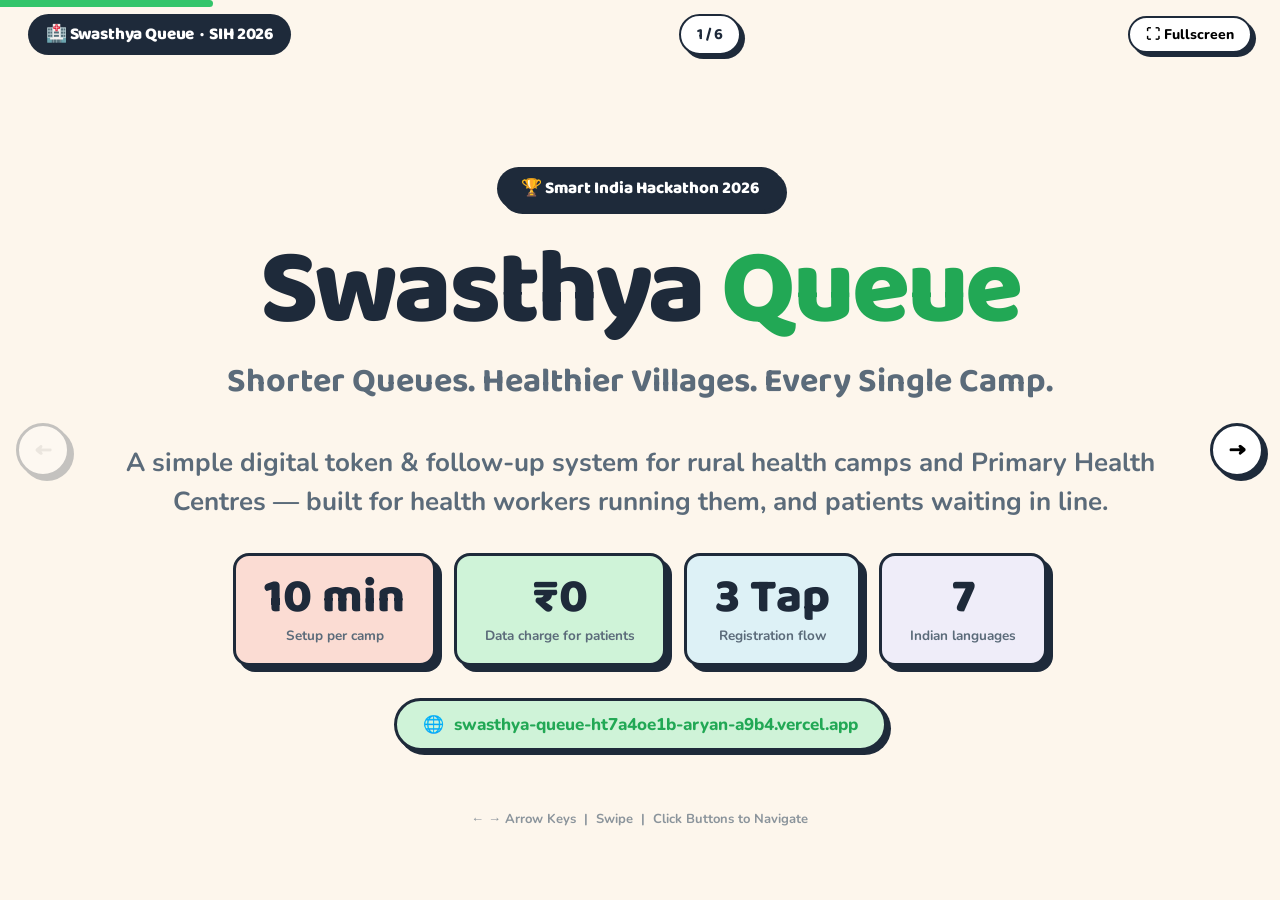
<file: presentation.html>
<!DOCTYPE html>
<html lang="en">
<head>
<meta charset="UTF-8">
<meta name="viewport" content="width=device-width, initial-scale=1.0">
<title>Swasthya Queue — SIH 2026 Presentation</title>
<link rel="preconnect" href="https://fonts.googleapis.com">
<link href="https://fonts.googleapis.com/css2?family=Baloo+2:wght@500;600;700;800&family=Nunito:wght@400;600;700;800&display=swap" rel="stylesheet">
<style>
  :root {
    --bg: #FDF6EC;
    --ink: #1E2A3A;
    --green: #33C56B;
    --green-dark: #22A855;
    --green-pale: #CFF3D8;
    --coral: #F4A896;
    --coral-pale: #FBDCD3;
    --sky: #A6D9E8;
    --sky-pale: #DDF1F6;
    --yellow: #FFD666;
    --yellow-pale: #FFF3CC;
    --lavender: #D8D3F7;
    --lavender-pale: #EFEDF9;
    --card: #FFFFFF;
    --muted: #5B6B7A;
    --shadow: 6px 6px 0 var(--ink);
    --shadow-sm: 4px 4px 0 var(--ink);
    --radius: 24px;
    --radius-sm: 16px;
  }
  *, *::before, *::after { box-sizing: border-box; margin: 0; padding: 0; }
  html, body {
    width: 100%; height: 100%;
    overflow: hidden;
    background: var(--bg);
    font-family: 'Nunito', sans-serif;
    color: var(--ink);
  }
  #progress-bar {
    position: fixed; top: 0; left: 0; height: 7px;
    background: var(--green); z-index: 1000;
    transition: width 0.5s cubic-bezier(.22,1,.36,1);
    border-radius: 0 4px 4px 0;
  }
  #topbar {
    position: fixed; top: 0; left: 0; right: 0;
    display: flex; align-items: center; justify-content: space-between;
    padding: 14px 28px 0;
    z-index: 900; pointer-events: none;
  }
  #topbar-brand {
    font-family: 'Baloo 2', sans-serif; font-weight: 800; font-size: 17px;
    background: var(--ink); color: #fff;
    border-radius: 100px; padding: 7px 18px;
    letter-spacing: -0.01em; pointer-events: auto;
  }
  #slide-counter {
    font-family: 'Baloo 2', sans-serif; font-weight: 700; font-size: 16px;
    background: var(--card); border: 2.5px solid var(--ink);
    border-radius: 100px; padding: 6px 16px;
    box-shadow: var(--shadow-sm); pointer-events: auto;
  }
  #fullscreen-btn {
    background: var(--card); border: 2.5px solid var(--ink);
    border-radius: 100px; padding: 7px 16px;
    font-family: 'Nunito', sans-serif; font-weight: 800; font-size: 14px;
    cursor: pointer; box-shadow: var(--shadow-sm);
    transition: transform .12s ease, box-shadow .12s ease;
    pointer-events: auto;
  }
  #fullscreen-btn:hover { transform: translate(2px,2px); box-shadow: 1px 1px 0 var(--ink); }
  #key-hint {
    position: fixed; bottom: 72px; left: 50%; transform: translateX(-50%);
    font-size: 13px; font-weight: 700; color: var(--muted); opacity: 0.7;
    z-index: 900; pointer-events: none; white-space: nowrap;
  }
  #nav-prev, #nav-next {
    position: fixed; top: 50%; transform: translateY(-50%);
    z-index: 900; width: 54px; height: 54px; border-radius: 50%;
    background: var(--card); border: 3px solid var(--ink);
    box-shadow: var(--shadow-sm); cursor: pointer;
    display: flex; align-items: center; justify-content: center;
    font-family: 'Baloo 2', sans-serif; font-size: 24px; font-weight: 700;
    transition: transform .12s ease, box-shadow .12s ease;
    user-select: none;
  }
  #nav-prev { left: 16px; }
  #nav-next { right: 16px; }
  #nav-prev:hover, #nav-next:hover { transform: translateY(-50%) translate(2px, 2px); box-shadow: 2px 2px 0 var(--ink); }
  #nav-prev:disabled, #nav-next:disabled { opacity: 0.25; cursor: not-allowed; }
  #slideshow { width: 100%; height: 100%; position: relative; }
  .slide {
    position: absolute; inset: 0;
    display: flex; flex-direction: column;
    align-items: center; justify-content: center;
    padding: 82px 76px 64px;
    opacity: 0; pointer-events: none;
    transform: translateX(48px);
    transition: opacity 0.42s cubic-bezier(.22,1,.36,1), transform 0.42s cubic-bezier(.22,1,.36,1);
    overflow-y: auto;
  }
  .slide.active { opacity: 1; pointer-events: auto; transform: translateX(0); }
  .slide.exit-left { opacity: 0; transform: translateX(-48px); }

  /* Typography */
  .display { font-family: 'Baloo 2', sans-serif; font-weight: 800; line-height: 1.05; letter-spacing: -0.02em; }
  .lede { font-size: clamp(18px, 2.2vw, 26px); font-weight: 700; color: var(--muted); line-height: 1.5; }
  .section-badge {
    display: inline-flex; align-items: center; gap: 8px;
    border: 3px solid var(--ink); border-radius: 100px; padding: 8px 20px;
    font-family: 'Baloo 2', sans-serif; font-weight: 800; font-size: 16px;
    margin-bottom: 20px; box-shadow: var(--shadow-sm);
  }
  .dot { width: 10px; height: 10px; border-radius: 50%; background: var(--green-dark); flex-shrink: 0; }
  .clay { background: var(--card); border: 3px solid var(--ink); border-radius: var(--radius); box-shadow: var(--shadow); }

  /* Slide 1 */
  #slide-1 { background: var(--bg); text-align: center; }
  #slide-1 .hero-badge {
    display: inline-flex; align-items: center; gap: 10px;
    background: var(--ink); color: #fff; border-radius: 100px; padding: 8px 24px;
    font-family: 'Baloo 2', sans-serif; font-weight: 800; font-size: 17px;
    margin-bottom: 28px; box-shadow: var(--shadow-sm);
  }
  #slide-1 .main-title {
    font-family: 'Baloo 2', sans-serif; font-weight: 800;
    font-size: clamp(60px, 8.5vw, 106px);
    line-height: 1; letter-spacing: -0.03em; color: var(--ink); margin-bottom: 10px;
  }
  #slide-1 .accent { color: var(--green-dark); }
  #slide-1 .subtitle {
    font-family: 'Baloo 2', sans-serif; font-weight: 700;
    font-size: clamp(20px, 2.8vw, 34px); color: var(--muted); margin-bottom: 34px;
  }
  .stats-row { display: flex; gap: 18px; justify-content: center; flex-wrap: wrap; margin-bottom: 32px; }
  .stat-card {
    background: var(--card); border: 3px solid var(--ink); border-radius: var(--radius-sm);
    box-shadow: var(--shadow); padding: 18px 28px; text-align: center; min-width: 148px;
  }
  .stat-card .num { font-family: 'Baloo 2', sans-serif; font-weight: 800; font-size: clamp(30px, 3.8vw, 48px); line-height: 1; display: block; }
  .stat-card .label { font-size: 13.5px; font-weight: 700; color: var(--muted); display: block; margin-top: 4px; }
  .url-chip {
    display: inline-flex; align-items: center; gap: 10px;
    background: var(--green-pale); border: 3px solid var(--ink); border-radius: 100px;
    padding: 12px 26px; font-weight: 800; font-size: 17px; box-shadow: var(--shadow-sm);
    color: var(--green-dark); text-decoration: none;
  }

  /* Slide 2 */
  #slide-2 { background: var(--bg); align-items: flex-start; }
  .problem-grid { display: grid; grid-template-columns: 1fr 1fr; gap: 16px; width: 100%; margin-top: 24px; }
  .prob-card { display: flex; gap: 14px; align-items: flex-start; padding: 18px 20px; }
  .prob-icon { font-size: 30px; flex-shrink: 0; line-height: 1; }
  .prob-card h3 { font-family: 'Baloo 2', sans-serif; font-weight: 800; font-size: 19px; line-height: 1.2; margin-bottom: 5px; }
  .prob-card p { font-size: 14.5px; font-weight: 600; color: var(--muted); line-height: 1.5; }
  .prob-highlight {
    width: 100%; margin-top: 18px; padding: 18px 26px;
    background: var(--ink); border: 3px solid var(--ink); border-radius: var(--radius-sm);
    box-shadow: var(--shadow); color: #fff;
    font-family: 'Baloo 2', sans-serif; font-weight: 800; font-size: 20px;
    text-align: center; line-height: 1.4;
  }

  /* Slide 3 */
  #slide-3 { background: var(--yellow-pale); align-items: flex-start; }
  .rules-grid { display: grid; grid-template-columns: 1fr 1fr; gap: 16px; width: 100%; margin-top: 20px; }
  .rule-section { padding: 20px 22px; border-radius: var(--radius-sm) !important; }
  .rule-badge {
    display: inline-block; font-family: 'Baloo 2', sans-serif; font-weight: 800; font-size: 12.5px;
    padding: 4px 13px; border-radius: 100px; border: 2px solid var(--ink); margin-bottom: 12px;
  }
  .rule-section h3 { font-family: 'Baloo 2', sans-serif; font-weight: 800; font-size: 19px; margin-bottom: 10px; }
  .rule-section ul { list-style: none; display: flex; flex-direction: column; gap: 8px; }
  .rule-section ul li { display: flex; gap: 8px; align-items: flex-start; font-size: 14.5px; font-weight: 700; line-height: 1.4; }
  .rule-section ul li::before { content: "→"; font-weight: 900; flex-shrink: 0; color: var(--green-dark); }
  .rules-note {
    margin-top: 16px; padding: 14px 22px;
    background: var(--ink); border-radius: var(--radius-sm); color: #fff;
    font-family: 'Baloo 2', sans-serif; font-weight: 800; font-size: 16px;
    text-align: center; border: 3px solid var(--ink); box-shadow: var(--shadow);
  }

  /* Slide 4 */
  #slide-4 { background: var(--bg); }
  .steps-big { display: grid; grid-template-columns: repeat(4, 1fr); gap: 16px; width: 100%; margin-top: 24px; }
  .step-big { padding: 24px 18px; display: flex; flex-direction: column; gap: 12px; border-radius: var(--radius-sm) !important; }
  .step-num { font-family: 'Baloo 2', sans-serif; font-weight: 800; font-size: 48px; line-height: 1; color: var(--coral); }
  .step-icon { font-size: 32px; }
  .step-big h3 { font-family: 'Baloo 2', sans-serif; font-weight: 800; font-size: 20px; line-height: 1.2; }
  .step-big p { font-size: 14px; font-weight: 600; color: var(--muted); line-height: 1.5; }
  .step-chip {
    display: inline-block; align-self: flex-start; font-size: 12.5px; font-weight: 800;
    padding: 5px 12px; border: 2.5px solid var(--ink); border-radius: 100px; margin-top: auto;
  }
  .features-row { display: flex; gap: 10px; flex-wrap: wrap; margin-top: 20px; width: 100%; }
  .feat-chip {
    display: flex; align-items: center; gap: 7px;
    background: var(--card); border: 2.5px solid var(--ink); border-radius: 100px;
    padding: 9px 16px; box-shadow: var(--shadow-sm); font-size: 14.5px; font-weight: 800;
  }

  /* Slide 5 */
  #slide-5 { background: var(--sky-pale); align-items: flex-start; }
  .proto-grid { display: grid; grid-template-columns: 1.1fr 0.9fr; gap: 20px; width: 100%; margin-top: 18px; }
  .feature-table { padding: 22px; }
  .table-head { font-family: 'Baloo 2', sans-serif; font-weight: 800; font-size: 19px; margin-bottom: 12px; }
  .table-row {
    display: flex; justify-content: space-between; align-items: center; gap: 10px;
    padding: 10px 0; border-bottom: 2.5px dashed var(--ink); font-size: 15px; font-weight: 700;
  }
  .table-row:last-child { border-bottom: none; }
  .status-chip {
    font-size: 12.5px; font-weight: 800; padding: 4px 11px;
    border-radius: 100px; border: 2px solid var(--ink);
    background: var(--green-pale); color: var(--green-dark); white-space: nowrap;
  }
  .url-big {
    display: flex; align-items: center; gap: 10px; margin-top: 16px;
    padding: 16px 22px; background: var(--ink); border: 3px solid var(--ink);
    border-radius: var(--radius-sm); color: #fff;
    font-family: 'Baloo 2', sans-serif; font-weight: 800; font-size: 18px;
    text-decoration: none; width: 100%; box-shadow: var(--shadow);
  }
  .url-big span { color: var(--green); word-break: break-all; }
  .tech-box { padding: 20px 22px; border-radius: var(--radius-sm) !important; }
  .tech-box h3 { font-family: 'Baloo 2', sans-serif; font-weight: 800; font-size: 18px; margin-bottom: 12px; }
  .tech-item { display: flex; gap: 8px; font-size: 14.5px; font-weight: 700; margin-bottom: 8px; }
  .tech-label { font-weight: 800; min-width: 110px; }

  /* Slide 6 */
  #slide-6 { background: var(--bg); }
  .impact-grid { display: grid; grid-template-columns: repeat(4, 1fr); gap: 14px; width: 100%; margin-top: 20px; }
  .impact-card {
    padding: 20px 14px; text-align: center; display: flex; flex-direction: column;
    align-items: center; gap: 6px; border-radius: var(--radius-sm) !important;
  }
  .impact-card .emoji { font-size: 32px; }
  .impact-card .big-num { font-family: 'Baloo 2', sans-serif; font-weight: 800; font-size: clamp(24px,3.2vw,38px); line-height: 1; color: var(--green-dark); }
  .impact-card .desc { font-size: 13.5px; font-weight: 700; color: var(--muted); }
  .why-grid { display: grid; grid-template-columns: 1fr 1fr; gap: 12px; width: 100%; margin-top: 16px; }
  .why-item { display: flex; gap: 10px; align-items: flex-start; padding: 14px 16px; border-radius: var(--radius-sm) !important; }
  .why-item .check { font-size: 20px; flex-shrink: 0; }
  .why-item p { font-size: 15px; font-weight: 700; line-height: 1.4; }
  .cta-final {
    width: 100%; margin-top: 18px; padding: 18px 28px;
    background: var(--green); border: 3px solid var(--ink); border-radius: var(--radius-sm);
    box-shadow: var(--shadow); text-align: center; color: #fff;
    font-family: 'Baloo 2', sans-serif; font-weight: 800; font-size: 20px;
  }

  .slide::-webkit-scrollbar { width: 4px; }
  .slide::-webkit-scrollbar-thumb { background: var(--muted); border-radius: 2px; }

  @media (max-width: 900px) {
    .slide { padding: 76px 20px 62px; }
    .problem-grid, .rules-grid, .steps-big, .proto-grid, .why-grid, .impact-grid { grid-template-columns: 1fr; }
    .stats-row { gap: 10px; }
    .features-row { gap: 8px; }
  }
</style>
</head>
<body>

<div id="progress-bar"></div>

<div id="topbar">
  <div id="topbar-brand">🏥 Swasthya Queue &nbsp;·&nbsp; SIH 2026</div>
  <div id="slide-counter">1 / 6</div>
  <button id="fullscreen-btn" onclick="toggleFS()">⛶ Fullscreen</button>
</div>

<div id="key-hint">← → Arrow Keys &nbsp;|&nbsp; Swipe &nbsp;|&nbsp; Click Buttons to Navigate</div>

<button id="nav-prev" onclick="prevSlide()" disabled>←</button>
<button id="nav-next" onclick="nextSlide()">→</button>

<div id="slideshow">

  <!-- SLIDE 1: TITLE -->
  <div class="slide active" id="slide-1">
    <div class="hero-badge">🏆 Smart India Hackathon 2026</div>
    <div class="main-title">Swasthya <span class="accent">Queue</span></div>
    <div class="subtitle">Shorter Queues. Healthier Villages. Every Single Camp.</div>
    <p class="lede" style="text-align:center; max-width:80ch; margin: 0 auto 32px;">
      A simple digital token &amp; follow-up system for rural health camps and Primary Health Centres —
      built for health workers running them, and patients waiting in line.
    </p>
    <div class="stats-row">
      <div class="stat-card" style="background:var(--coral-pale);">
        <span class="num">10 min</span><span class="label">Setup per camp</span>
      </div>
      <div class="stat-card" style="background:var(--green-pale);">
        <span class="num">₹0</span><span class="label">Data charge for patients</span>
      </div>
      <div class="stat-card" style="background:var(--sky-pale);">
        <span class="num">3 Tap</span><span class="label">Registration flow</span>
      </div>
      <div class="stat-card" style="background:var(--lavender-pale);">
        <span class="num">7</span><span class="label">Indian languages</span>
      </div>
    </div>
    <a class="url-chip" href="https://swasthya-queue-ht7a4oe1b-aryan-a9b4.vercel.app" target="_blank">
      🌐 &nbsp;swasthya-queue-ht7a4oe1b-aryan-a9b4.vercel.app
    </a>
  </div>

  <!-- SLIDE 2: PROBLEM -->
  <div class="slide" id="slide-2">
    <div style="width:100%;">
      <div class="section-badge" style="background:var(--coral-pale);">
        <span class="dot" style="background:#D64545;"></span>
        The Problem We're Solving
      </div>
      <h2 class="display" style="font-size:clamp(36px,5vw,64px);">Rural Healthcare is <span style="color:#D64545;">Stuck in Lines.</span></h2>
      <div class="problem-grid">
        <div class="clay prob-card" style="background:var(--coral-pale);">
          <div class="prob-icon">⏳</div>
          <div>
            <h3>2–4 Hours in the Queue</h3>
            <p>Patients stand under the sun just to hold their place at rural health camps — before even seeing a doctor.</p>
          </div>
        </div>
        <div class="clay prob-card" style="background:var(--yellow-pale);">
          <div class="prob-icon">📋</div>
          <div>
            <h3>Paper Registers = Lost Follow-ups</h3>
            <p>ASHA workers track everything on paper. Missed vaccinations, skipped refills, no reminders sent.</p>
          </div>
        </div>
        <div class="clay prob-card" style="background:var(--sky-pale);">
          <div class="prob-icon">📵</div>
          <div>
            <h3>Apps Don't Work Here</h3>
            <p>Low-literacy patients can't navigate complex smartphone apps. Many use basic feature phones only.</p>
          </div>
        </div>
        <div class="clay prob-card" style="background:var(--lavender-pale);">
          <div class="prob-icon">🏥</div>
          <div>
            <h3>No Dashboard for Staff</h3>
            <p>Medical officers and ASHA workers have zero visibility into patient counts, follow-ups, or health trends.</p>
          </div>
        </div>
      </div>
      <div class="prob-highlight">
        📊 Over <strong>5 lakh rural health camps</strong> run in India annually — most still using <strong>paper queues &amp; manual registers</strong>
      </div>
    </div>
  </div>

  <!-- SLIDE 3: RULES & REGULATIONS -->
  <div class="slide" id="slide-3">
    <div style="width:100%;">
      <div class="section-badge" style="background:var(--yellow);">
        📜 &nbsp;IDEATHON — Rules &amp; Regulations
      </div>
      <h2 class="display" style="font-size:clamp(32px,4.2vw,54px);">Competition Guidelines</h2>
      <div class="rules-grid">
        <div class="clay rule-section" style="background:var(--coral-pale);">
          <span class="rule-badge" style="background:var(--coral);">Eligibility</span>
          <h3>Who Can Participate</h3>
          <ul>
            <li>Open to undergraduate students enrolled in recognized institutions</li>
            <li>Teams of 2–6 members (same or different colleges)</li>
            <li>At least one member from the organizing institution</li>
            <li>Faculty mentor must be assigned and present at evaluation</li>
            <li>Each participant can be part of only one team</li>
          </ul>
        </div>
        <div class="clay rule-section" style="background:var(--sky-pale);">
          <span class="rule-badge" style="background:var(--sky);">Submission Rules</span>
          <h3>What to Submit</h3>
          <ul>
            <li>Working prototype or proof of concept (mandatory)</li>
            <li>Project report (max 10 pages) — problem &amp; solution</li>
            <li>1–2 minute demo video (YouTube or Drive link)</li>
            <li>PPT / PDF presentation (6–8 slides)</li>
            <li>GitHub or public code repository link</li>
          </ul>
        </div>
        <div class="clay rule-section" style="background:var(--green-pale);">
          <span class="rule-badge" style="background:var(--green);">Judging Criteria</span>
          <h3>How You're Evaluated</h3>
          <ul>
            <li><strong>Innovation (25%)</strong> — Novelty and uniqueness of the idea</li>
            <li><strong>Impact (25%)</strong> — Social relevance and scalability</li>
            <li><strong>Feasibility (20%)</strong> — Technical practicality</li>
            <li><strong>Prototype (20%)</strong> — Functionality &amp; completeness</li>
            <li><strong>Presentation (10%)</strong> — Clarity and pitch quality</li>
          </ul>
        </div>
        <div class="clay rule-section" style="background:var(--lavender-pale);">
          <span class="rule-badge" style="background:var(--lavender);">Key Rules</span>
          <h3>Important Guidelines</h3>
          <ul>
            <li>No plagiarism — all ideas must be original; prior work must be cited</li>
            <li>Open-source tools and APIs are permitted and encouraged</li>
            <li>Jury's decision is final and binding in all matters</li>
            <li>Teams must be present for the full evaluation session</li>
            <li>Organizers reserve the right to disqualify any team at any stage</li>
          </ul>
        </div>
      </div>
      <div class="rules-note">
        ⚠️ &nbsp;Replace this slide with the exact content from your <strong>IDEATHON Rules &amp; Regulations PDF</strong>
      </div>
    </div>
  </div>

  <!-- SLIDE 4: HOW IT WORKS -->
  <div class="slide" id="slide-4">
    <div style="width:100%;">
      <div class="section-badge" style="background:var(--green-pale);">
        <span class="dot"></span>Our Solution
      </div>
      <h2 class="display" style="font-size:clamp(34px,4.6vw,60px);">How <span style="color:var(--green-dark);">Swasthya Queue</span> Works</h2>
      <p class="lede" style="margin-top:8px;">From standing in line → to feeling looked after. One seamless flow for the entire patient visit.</p>
      <div class="steps-big">
        <div class="clay step-big" style="background:var(--coral-pale);">
          <div class="step-num">01</div>
          <div class="step-icon">🗓️</div>
          <h3>Register the Patient</h3>
          <p>Name, age, village, mobile number, and health concern — captured in under 1 minute on any phone or tablet.</p>
          <span class="step-chip" style="background:#fff;">Under 1 minute</span>
        </div>
        <div class="clay step-big" style="background:var(--sky-pale);">
          <div class="step-num">02</div>
          <div class="step-icon">🎫</div>
          <h3>Get a Digital Token</h3>
          <p>Patients see their token number and live queue position — no more standing in the sun to hold a place.</p>
          <span class="step-chip" style="background:#fff;">Live queue view</span>
        </div>
        <div class="clay step-big" style="background:var(--green-pale);">
          <div class="step-num">03</div>
          <div class="step-icon">✅</div>
          <h3>Consult &amp; Record</h3>
          <p>Health worker logs visit notes, medicines given, and next follow-up date against the patient token.</p>
          <span class="step-chip" style="background:#fff;">Saved to history</span>
        </div>
        <div class="clay step-big" style="background:var(--lavender-pale);">
          <div class="step-num">04</div>
          <div class="step-icon">📱</div>
          <h3>Auto Reminders Go Out</h3>
          <p>SMS + WhatsApp messages for follow-ups, vaccinations, and medicine schedules — sent automatically.</p>
          <span class="step-chip" style="background:#fff;">SMS + WhatsApp</span>
        </div>
      </div>
      <div class="features-row">
        <div class="feat-chip">🌐 7 Indian Languages</div>
        <div class="feat-chip">🔊 Text-to-Speech Audio Mode</div>
        <div class="feat-chip">📵 SMS — No Smartphone Needed</div>
        <div class="feat-chip">🌙 Dark Mode + High Contrast</div>
        <div class="feat-chip">👨‍⚕️ Live Staff Dashboard</div>
      </div>
    </div>
  </div>

  <!-- SLIDE 5: PROTOTYPE / WEBSITE -->
  <div class="slide" id="slide-5">
    <div style="width:100%;">
      <div class="section-badge" style="background:var(--sky-pale);">
        <span class="dot" style="background:var(--sky);"></span>
        Live Working Prototype
      </div>
      <h2 class="display" style="font-size:clamp(32px,4.2vw,56px);">See It. Use It. <span style="color:var(--green-dark);">Right Now.</span></h2>
      <a class="url-big" href="https://swasthya-queue-ht7a4oe1b-aryan-a9b4.vercel.app" target="_blank">
        🌐 &nbsp;<span>swasthya-queue-ht7a4oe1b-aryan-a9b4.vercel.app</span>
      </a>
      <div class="proto-grid">
        <div class="clay feature-table" style="background:var(--card);">
          <div class="table-head">✅ What's Live &amp; Working Right Now</div>
          <div class="table-row"><span>Patient Registration Form</span><span class="status-chip">✅ Fully Functional</span></div>
          <div class="table-row"><span>Live Token Queue Display</span><span class="status-chip">✅ Working Demo</span></div>
          <div class="table-row"><span>Token Status Checker (Search)</span><span class="status-chip">✅ Live</span></div>
          <div class="table-row"><span>Staff Dashboard (/dashboard.html)</span><span class="status-chip">✅ Working</span></div>
          <div class="table-row"><span>Multilingual — 7 Languages</span><span class="status-chip">✅ Google Translate</span></div>
          <div class="table-row"><span>Text-to-Speech (Audio Mode)</span><span class="status-chip">✅ Web Speech API</span></div>
          <div class="table-row"><span>Dark Mode + High Contrast</span><span class="status-chip">✅ Accessibility</span></div>
          <div class="table-row"><span>Mobile Responsive Design</span><span class="status-chip">✅ All Devices</span></div>
        </div>
        <div style="display:flex; flex-direction:column; gap:16px;">
          <div class="clay tech-box" style="background:var(--green-pale);">
            <h3>🛠️ Tech Stack</h3>
            <div class="tech-item"><span class="tech-label">Frontend</span>HTML5 + Vanilla CSS + JS</div>
            <div class="tech-item"><span class="tech-label">Hosting</span>Vercel (free, auto-scalable)</div>
            <div class="tech-item"><span class="tech-label">Notifications</span>SMS + WhatsApp Business API</div>
            <div class="tech-item"><span class="tech-label">Translation</span>Google Translate API</div>
            <div class="tech-item"><span class="tech-label">Accessibility</span>Web Speech API (TTS)</div>
          </div>
          <div class="clay" style="background:var(--yellow-pale); border:3px solid var(--ink); border-radius:var(--radius-sm); box-shadow:var(--shadow); padding:18px 20px;">
            <h3 style="font-family:'Baloo 2',sans-serif; font-weight:800; font-size:17px; margin-bottom:10px;">🚀 Why It Scales</h3>
            <div style="display:flex; flex-direction:column; gap:7px;">
              <div style="font-size:14.5px; font-weight:700;">✅ Zero backend cost — Vercel free hosting</div>
              <div style="font-size:14.5px; font-weight:700;">✅ Deploy at any PHC in under 10 minutes</div>
              <div style="font-size:14.5px; font-weight:700;">✅ No app download — runs in browser</div>
              <div style="font-size:14.5px; font-weight:700;">✅ SMS fallback — works on 2G networks</div>
            </div>
          </div>
        </div>
      </div>
    </div>
  </div>

  <!-- SLIDE 6: IMPACT & CONCLUSION -->
  <div class="slide" id="slide-6">
    <div style="width:100%;">
      <div class="section-badge" style="background:var(--green-pale);">
        <span class="dot"></span>Impact &amp; What's Next
      </div>
      <h2 class="display" style="font-size:clamp(30px,4.2vw,54px);">Built for <span style="color:var(--green-dark);">Bharat's 70 Crore</span> Rural People</h2>
      <div class="impact-grid">
        <div class="clay impact-card" style="background:var(--coral-pale);">
          <div class="emoji">🏥</div>
          <div class="big-num">5 Lakh+</div>
          <div class="desc">Rural health camps run in India every year</div>
        </div>
        <div class="clay impact-card" style="background:var(--green-pale);">
          <div class="emoji">⏱️</div>
          <div class="big-num" style="font-size:clamp(20px,2.4vw,30px);">2–4 hrs → 10 min</div>
          <div class="desc">Queue wait time reduction for rural patients</div>
        </div>
        <div class="clay impact-card" style="background:var(--sky-pale);">
          <div class="emoji">📊</div>
          <div class="big-num">82%</div>
          <div class="desc">Follow-up compliance vs ~30% on paper</div>
        </div>
        <div class="clay impact-card" style="background:var(--lavender-pale);">
          <div class="emoji">🌾</div>
          <div class="big-num">70 Cr+</div>
          <div class="desc">Rural Indians who need better healthcare access</div>
        </div>
      </div>
      <div class="why-grid">
        <div class="clay why-item" style="background:var(--card);">
          <div class="check">✅</div>
          <p><strong>Real, measurable problem</strong> — not just a concept. Live prototype ready to demo right now.</p>
        </div>
        <div class="clay why-item" style="background:var(--card);">
          <div class="check">✅</div>
          <p><strong>Zero cost to patients</strong> — no app download, no data charges, no smartphone required.</p>
        </div>
        <div class="clay why-item" style="background:var(--card);">
          <div class="check">✅</div>
          <p><strong>Multilingual &amp; accessible</strong> — 7 languages, voice audio, high contrast for sunlight field use.</p>
        </div>
        <div class="clay why-item" style="background:var(--card);">
          <div class="check">✅</div>
          <p><strong>Clear roadmap</strong> — Phase 2: Ayushman Bharat integration. Phase 3: 500+ camps via ASHA network.</p>
        </div>
      </div>
      <div class="cta-final">
        🌐 &nbsp;<strong>swasthya-queue-ht7a4oe1b-aryan-a9b4.vercel.app</strong> &nbsp;·&nbsp; Team Swasthya Queue &nbsp;·&nbsp; SIH 2026
      </div>
    </div>
  </div>

</div>

<script>
  const slides = document.querySelectorAll('.slide');
  const counter = document.getElementById('slide-counter');
  const progressBar = document.getElementById('progress-bar');
  const prevBtn = document.getElementById('nav-prev');
  const nextBtn = document.getElementById('nav-next');
  let current = 0;

  function updateUI() {
    counter.textContent = (current + 1) + ' / ' + slides.length;
    progressBar.style.width = ((current + 1) / slides.length * 100) + '%';
    prevBtn.disabled = current === 0;
    nextBtn.disabled = current === slides.length - 1;
  }

  function goTo(n) {
    if (n < 0 || n >= slides.length) return;
    slides[current].classList.remove('active');
    slides[current].classList.add('exit-left');
    const prev = current;
    current = n;
    slides[current].classList.add('active');
    setTimeout(() => slides[prev].classList.remove('exit-left'), 480);
    updateUI();
  }

  function nextSlide() { goTo(current + 1); }
  function prevSlide() { goTo(current - 1); }

  document.addEventListener('keydown', e => {
    if (e.key === 'ArrowRight' || e.key === 'ArrowDown' || e.key === ' ') { e.preventDefault(); nextSlide(); }
    if (e.key === 'ArrowLeft' || e.key === 'ArrowUp') { e.preventDefault(); prevSlide(); }
  });

  let tx = 0;
  document.addEventListener('touchstart', e => { tx = e.touches[0].clientX; }, { passive: true });
  document.addEventListener('touchend', e => {
    const diff = tx - e.changedTouches[0].clientX;
    if (diff > 60) nextSlide();
    else if (diff < -60) prevSlide();
  }, { passive: true });

  function toggleFS() {
    if (!document.fullscreenElement) {
      document.documentElement.requestFullscreen();
      document.getElementById('fullscreen-btn').textContent = '✕ Exit Fullscreen';
    } else {
      document.exitFullscreen();
      document.getElementById('fullscreen-btn').textContent = '⛶ Fullscreen';
    }
  }

  updateUI();
</script>
</body>
</html>
</file>
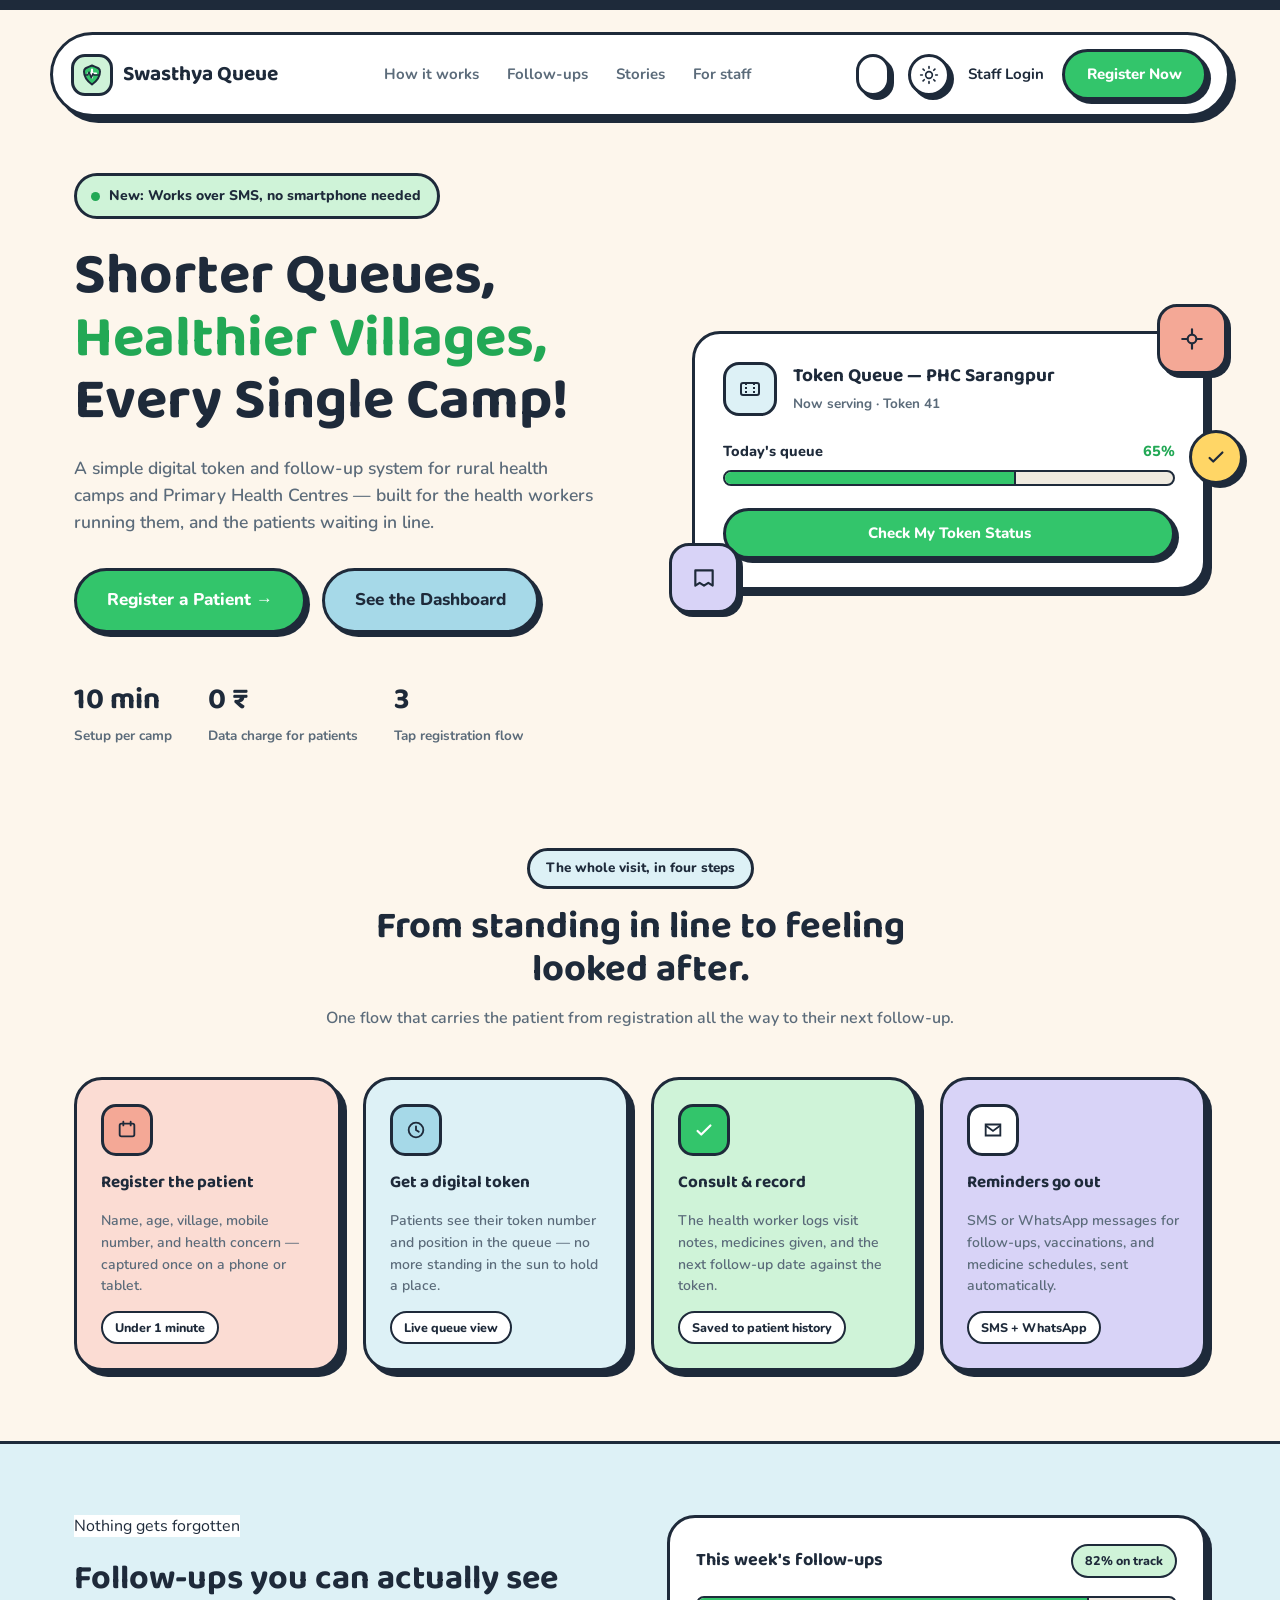
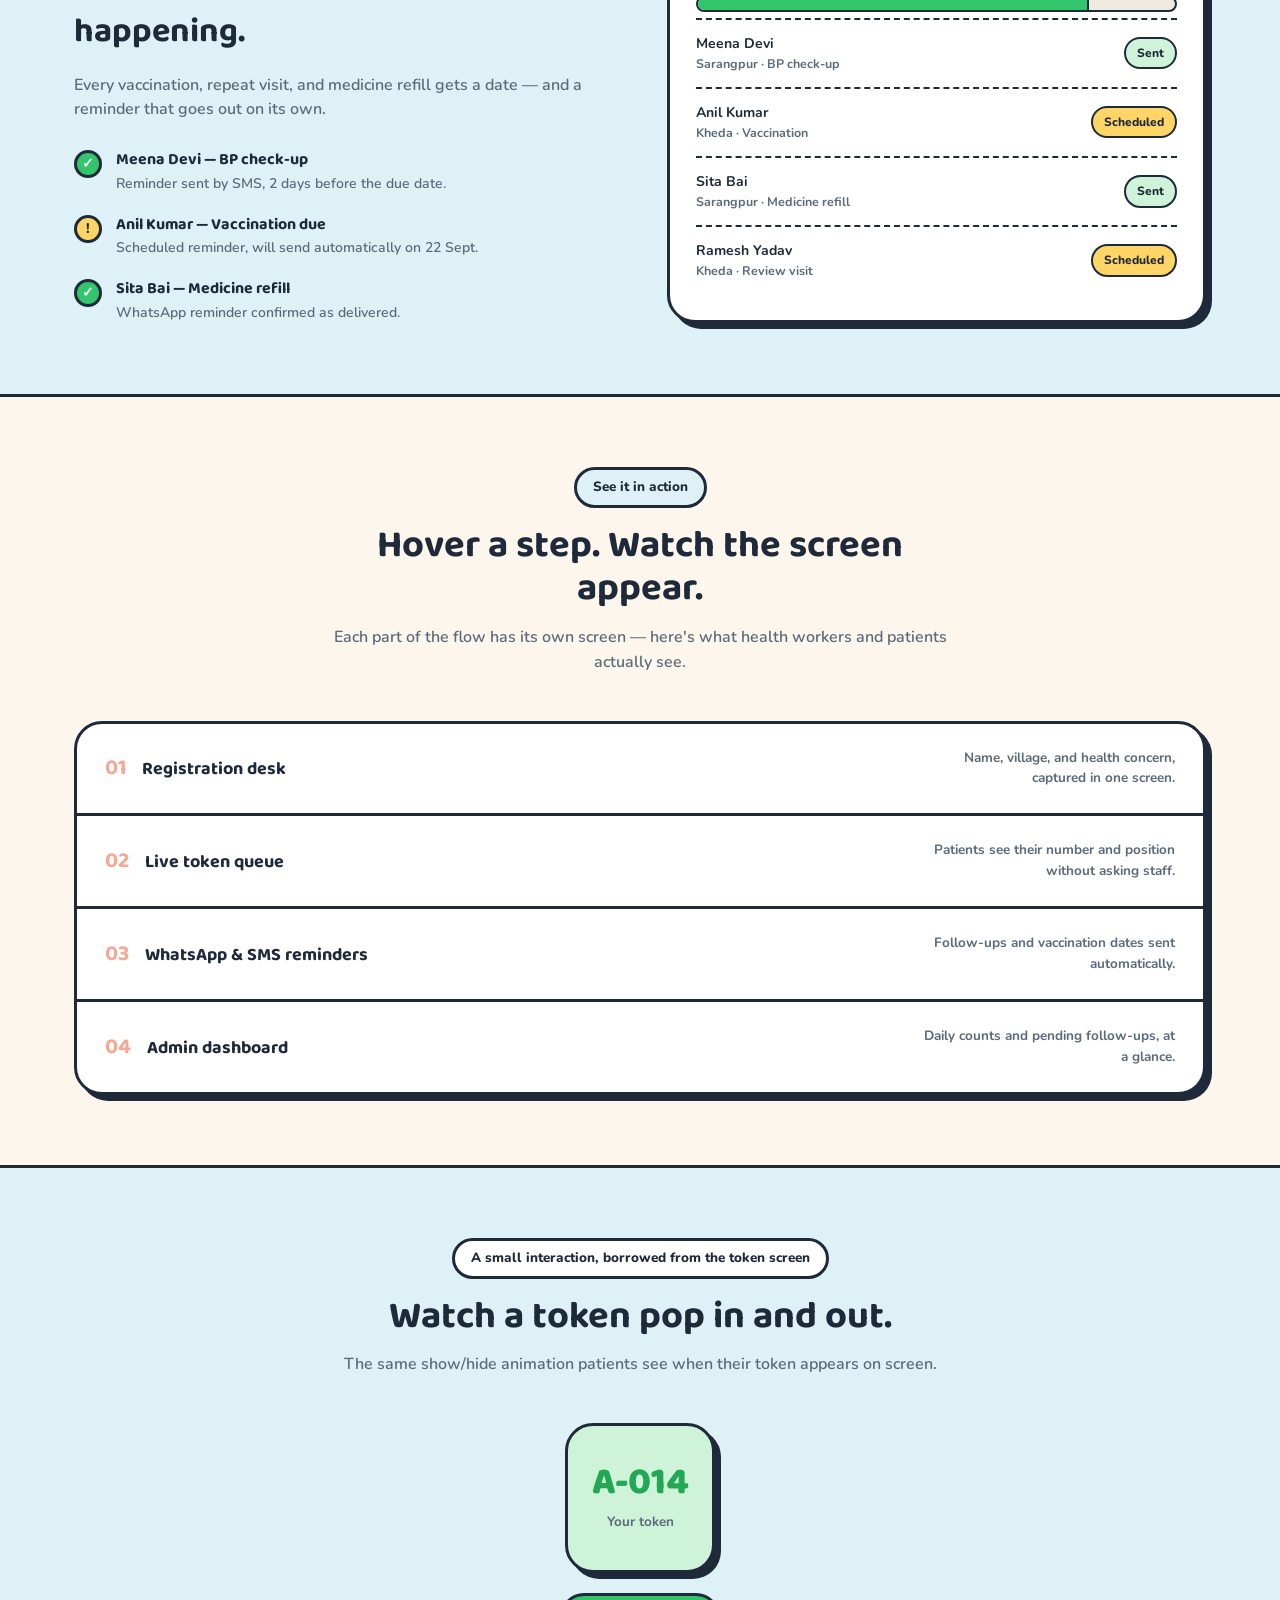
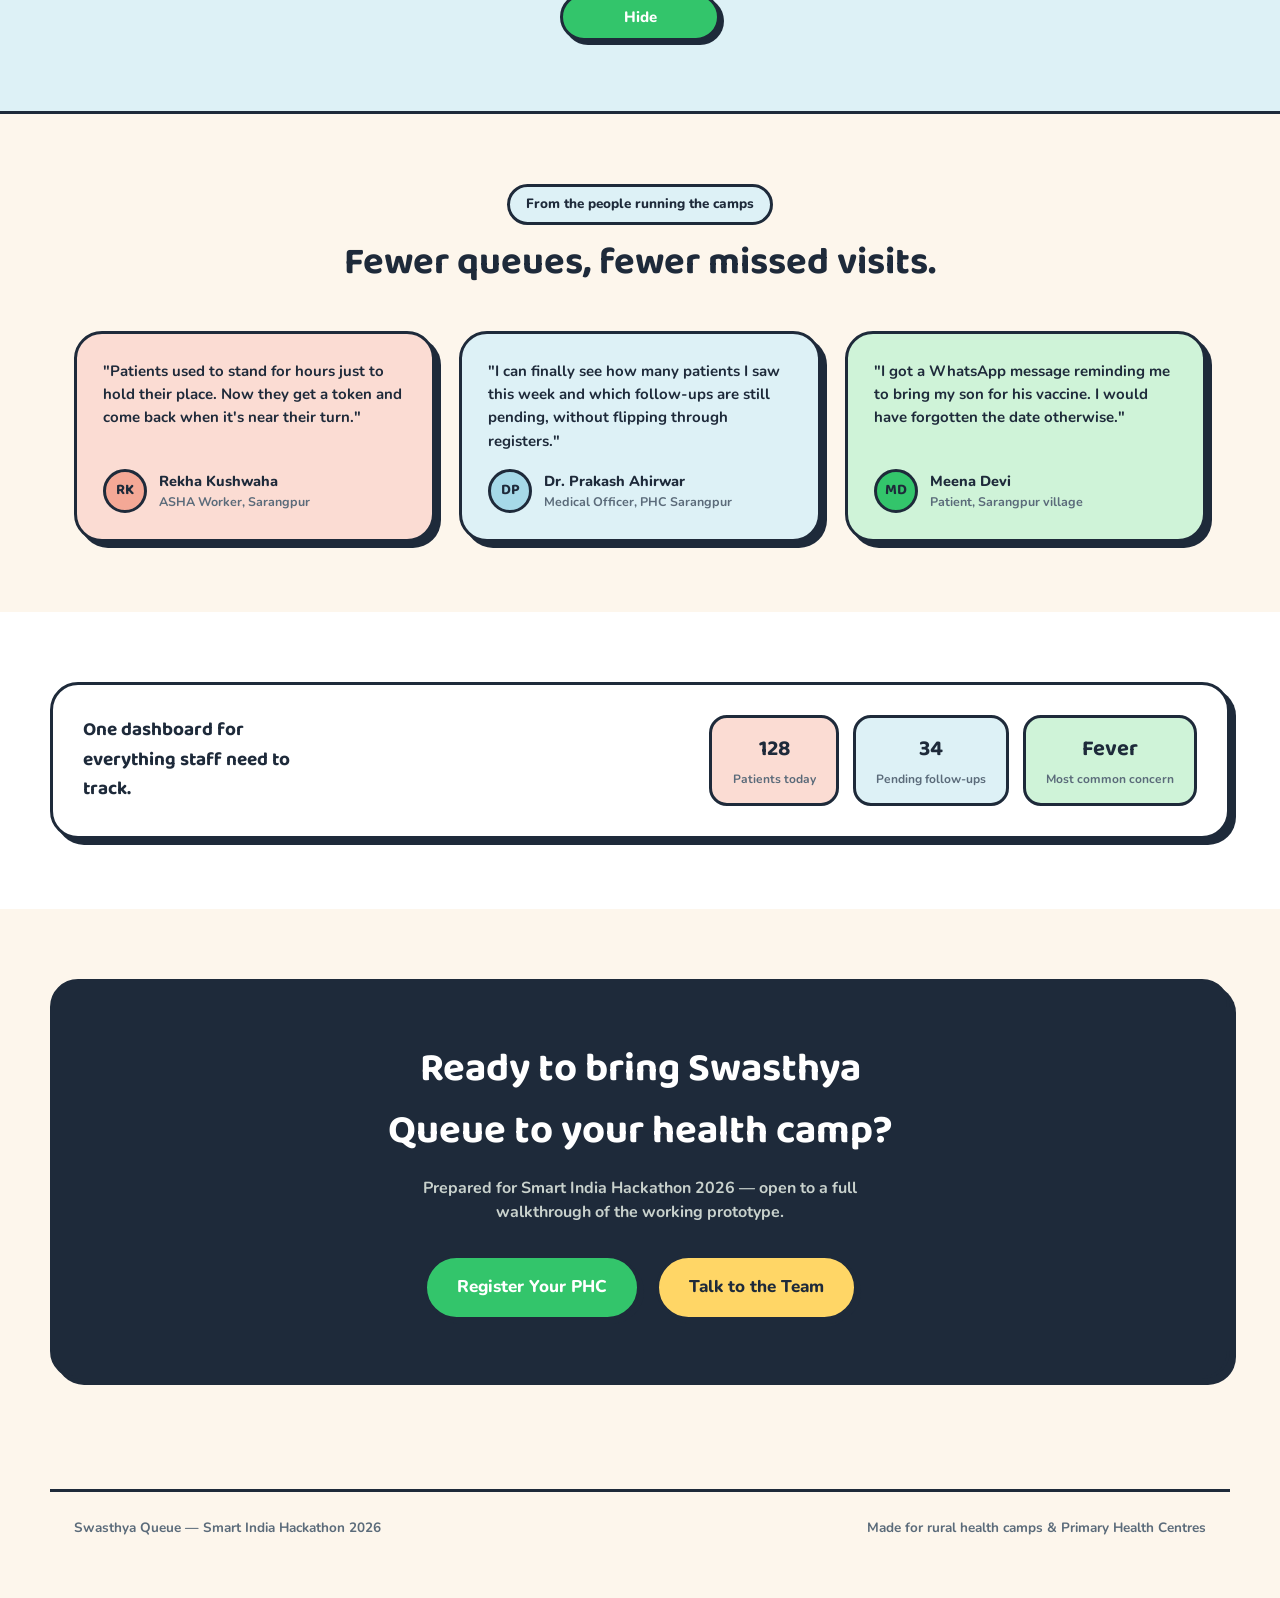
<file: swasthya-queue (2).html>
<!DOCTYPE html>
<html lang="en" data-theme="light">
<head>
<meta charset="UTF-8">
<meta name="viewport" content="width=device-width, initial-scale=1.0">
<title>Swasthya Queue — Shorter queues, healthier villages</title>
<link rel="preconnect" href="https://fonts.googleapis.com">
<link href="https://fonts.googleapis.com/css2?family=Baloo+2:wght@500;600;700;800&family=Nunito:wght@400;600;700;800&display=swap" rel="stylesheet">
<style>
  :root{
    --bg:#FDF6EC;
    --ink:#1E2A3A;
    --green:#33C56B;
    --green-dark:#22A855;
    --green-pale:#CFF3D8;
    --coral:#F4A896;
    --coral-pale:#FBDCD3;
    --sky:#A6D9E8;
    --sky-pale:#DDF1F6;
    --yellow:#FFD666;
    --lavender:#D8D3F7;
    --card:#FFFFFF;
    --muted:#5B6B7A;
    --radius-lg:28px;
    --radius-md:20px;
    --shadow:6px 6px 0 var(--ink);
    --shadow-sm:4px 4px 0 var(--ink);
    --cta-bg:var(--ink);
    --cta-border:var(--ink);
  }
  html[data-theme="dark"]{
    --bg:#12161C;
    --ink:#F3EFE4;
    --green:#33C56B;
    --green-dark:#4FE08C;
    --green-pale:#1F3B2A;
    --coral:#F4A896;
    --coral-pale:#43302B;
    --sky:#A6D9E8;
    --sky-pale:#233642;
    --yellow:#FFD666;
    --lavender:#D8D3F7;
    --card:#1B212A;
    --muted:#9BA7B0;
    --cta-bg:#05070A;
    --cta-border:var(--ink);
  }
  *{box-sizing:border-box;}
  html{scroll-behavior:smooth;}
  body{
    margin:0; background:var(--bg); color:var(--ink);
    font-family:'Nunito', sans-serif; font-size:16px; line-height:1.55;
    transition:background-color .25s ease, color .25s ease;
  }
  .clay, .btn, .bar-track, .status-badge, .tag-chip, .admin-chip{ transition:background-color .25s ease, border-color .25s ease, color .25s ease; }
  h1,h2,h3,.display{ font-family:'Baloo 2', sans-serif; font-weight:700; margin:0; color:var(--ink); }
  p{ margin:0; }
  a{ color:inherit; text-decoration:none; }
  .wrap{ max-width:1180px; margin:0 auto; padding:0 24px; }
  section{ padding:70px 0; }
  ::selection{ background:var(--yellow); }
  :focus-visible{ outline:3px solid var(--ink); outline-offset:2px; }
  @media (prefers-reduced-motion: reduce){ *{ animation-duration:.001ms !important; transition-duration:.001ms !important; } }

  .clay{
    background:var(--card); border:3px solid var(--ink); border-radius:var(--radius-lg);
    box-shadow:var(--shadow);
  }
  .top-bar{ height:10px; background:var(--ink); }

  /* ---------- NAV ---------- */
  .nav-wrap{ padding:22px 24px 0; }
  .nav{
    max-width:1180px; margin:0 auto;
    display:flex; align-items:center; justify-content:space-between;
    background:var(--card); border:3px solid var(--ink); border-radius:100px;
    box-shadow:var(--shadow); padding:14px 20px 14px 18px;
  }
  .brand{ display:flex; align-items:center; gap:10px; }
  .logo-mark{
    width:42px; height:42px; border-radius:14px; background:var(--coral);
    border:3px solid var(--ink); display:flex; align-items:center; justify-content:center; flex-shrink:0;
  }
  .brand-name{ font-family:'Baloo 2',sans-serif; font-weight:700; font-size:21px; }
  .nav-links{ display:flex; gap:28px; align-items:center; }
  .nav-links a{ font-weight:700; font-size:15px; color:var(--muted); }
  .nav-links a:hover{ color:var(--ink); }
  .nav-right{ display:flex; align-items:center; gap:18px; }
  .login-link{ font-weight:700; font-size:15px; }
  .btn{
    display:inline-flex; align-items:center; gap:8px; justify-content:center;
    font-family:'Nunito',sans-serif; font-weight:800; font-size:15px;
    border:3px solid var(--ink); border-radius:100px; padding:11px 22px;
    box-shadow:var(--shadow-sm); cursor:pointer; transition:transform .12s ease, box-shadow .12s ease;
    white-space:nowrap;
  }
  .btn:active, .btn:hover{ transform:translate(3px,3px); box-shadow:1px 1px 0 var(--ink); }
  .btn-green{ background:var(--green); color:#fff; }
  .btn-sky{ background:var(--sky); color:var(--ink); }
  .btn-yellow{ background:var(--yellow); color:var(--ink); }
  .btn-lg{ padding:16px 30px; font-size:17px; }
  .nav-toggle{ display:none; background:none; border:none; cursor:pointer; }
  .nav-toggle span{ display:block; width:22px; height:3px; background:var(--ink); margin:5px 0; border-radius:2px; }

  @media (max-width:900px){
    .nav-links{ display:none; }
    .nav-toggle{ display:block; }
  }
  @media (max-width:640px){
    .nav{ flex-wrap:wrap; gap:10px; border-radius:32px; }
    .nav-right{ gap:10px; }
    .login-link{ display:none; }
    .translate-box{ padding:0 10px; height:38px; }
    .theme-toggle{ width:38px; height:38px; }
  }

  /* ---------- HERO ---------- */
  .hero{ padding:56px 0 30px; }
  .hero-grid{ display:grid; grid-template-columns:1.05fr 0.95fr; gap:50px; align-items:center; }
  .pill-badge{
    display:inline-flex; align-items:center; gap:9px; background:var(--green-pale);
    border:3px solid var(--ink); border-radius:100px; padding:9px 16px 9px 14px;
    font-weight:800; font-size:14px; margin-bottom:26px;
  }
  .pill-badge .dot{ width:9px; height:9px; border-radius:50%; background:var(--green-dark); }
  .hero h1{ font-size:clamp(38px,5vw,58px); line-height:1.08; }
  .hero h1 .accent{ color:var(--green-dark); }
  .hero p.lede{ margin-top:22px; font-size:17.5px; color:var(--muted); max-width:48ch; font-weight:600; }
  .hero-actions{ display:flex; gap:16px; margin-top:32px; flex-wrap:wrap; }
  .stats{ display:flex; gap:36px; margin-top:44px; flex-wrap:wrap; }
  .stats .cap{ font-weight:700; font-size:13px; color:var(--muted); margin-bottom:14px; }
  .stat b{ display:block; font-family:'Baloo 2',sans-serif; font-size:30px; }
  .stat span{ font-size:13.5px; font-weight:700; color:var(--muted); }

  /* hero demo card */
  .demo-stage{ position:relative; }
  .demo-card{ padding:28px; position:relative; }
  .demo-top{ display:flex; align-items:center; gap:16px; }
  .icon-sq{ width:54px; height:54px; border-radius:16px; border:3px solid var(--ink); display:flex; align-items:center; justify-content:center; flex-shrink:0; }
  .demo-top h3{ font-size:19px; }
  .demo-top .meta{ font-weight:700; color:var(--muted); font-size:13.5px; margin-top:2px; }
  .progress-row{ margin-top:24px; }
  .progress-row .pr-label{ display:flex; justify-content:space-between; font-weight:800; font-size:14.5px; margin-bottom:8px; }
  .progress-row .pr-label .val{ color:var(--green-dark); }
  .bar-track{ height:16px; background:#EFEAE0; border:2px solid var(--ink); border-radius:100px; overflow:hidden; }
  .bar-fill{ height:100%; background:var(--green); border-right:2px solid var(--ink); }
  .demo-card .btn{ width:100%; margin-top:22px; }
  .floaty-sq{
    position:absolute; width:70px; height:70px; border-radius:20px; border:3px solid var(--ink);
    display:flex; align-items:center; justify-content:center; box-shadow:var(--shadow-sm);
  }
  .floaty-sq.fs1{ top:-30px; right:-24px; background:var(--coral); }
  .floaty-sq.fs2{ bottom:-26px; left:-26px; background:var(--lavender); }
  .floaty-circle{
    position:absolute; width:54px; height:54px; border-radius:50%; border:3px solid var(--ink);
    background:var(--yellow); display:flex; align-items:center; justify-content:center;
    box-shadow:var(--shadow-sm); top:38%; right:-40px;
  }

  @media (max-width:900px){
    .hero-grid{ grid-template-columns:1fr; }
    .demo-stage{ margin-top:30px; max-width:420px; margin-left:auto; margin-right:auto; }
  }

  /* ---------- SECTION HEAD ---------- */
  .section-head{ max-width:640px; margin:0 auto 46px; text-align:center; }
  .section-head .tag{
    display:inline-block; background:var(--sky-pale); border:3px solid var(--ink);
    border-radius:100px; padding:7px 16px; font-weight:800; font-size:13.5px; margin-bottom:16px;
  }
  .section-head h2{ font-size:clamp(28px,3.4vw,38px); line-height:1.15; }
  .section-head p{ margin-top:14px; color:var(--muted); font-weight:600; font-size:16px; }

  /* ---------- HOW IT WORKS / CATALOG ---------- */
  .steps-grid{ display:grid; grid-template-columns:repeat(4,1fr); gap:22px; }
  .step-card{ padding:24px; display:flex; flex-direction:column; gap:14px; }
  .step-card .icon-sq{ width:52px; height:52px; border-radius:15px; }
  .step-card h3{ font-size:17px; }
  .step-card p{ color:var(--muted); font-size:14px; font-weight:600; }
  .tag-chip{
    align-self:flex-start; font-size:12.5px; font-weight:800; padding:5px 12px;
    border:2.5px solid var(--ink); border-radius:100px; margin-top:auto;
  }
  @media (max-width:980px){ .steps-grid{ grid-template-columns:repeat(2,1fr);} }
  @media (max-width:560px){ .steps-grid{ grid-template-columns:1fr;} }

  /* ---------- FOLLOW-UP DEMO ---------- */
  .followup{ background:var(--sky-pale); border-top:3px solid var(--ink); border-bottom:3px solid var(--ink); }
  .followup-grid{ display:grid; grid-template-columns:1fr 1fr; gap:54px; align-items:center; }
  .followup-list{ display:flex; flex-direction:column; gap:18px; margin-top:26px; }
  .followup-list .row{ display:flex; gap:14px; align-items:flex-start; }
  .followup-list .check{
    width:28px; height:28px; border-radius:50%; border:3px solid var(--ink); flex-shrink:0;
    display:flex; align-items:center; justify-content:center; font-weight:800; font-size:14px; margin-top:2px;
  }
  .followup-list .check.done{ background:var(--green); color:#fff; }
  .followup-list .check.pending{ background:var(--yellow); color:var(--ink); }
  .followup-list h3{ font-size:16px; }
  .followup-list p{ color:var(--muted); font-weight:600; font-size:14px; }

  .tracker-card{ padding:26px; }
  .tracker-head{ display:flex; justify-content:space-between; align-items:center; margin-bottom:18px; }
  .tracker-head h3{ font-size:18px; }
  .tracker-row{
    display:flex; justify-content:space-between; align-items:center; gap:12px;
    padding:13px 0; border-top:2.5px dashed var(--ink); font-size:14px; font-weight:700;
  }
  .tracker-row:first-of-type{ border-top:none; }
  .tracker-row .who{ display:flex; flex-direction:column; }
  .tracker-row .who span{ color:var(--muted); font-size:12.5px; font-weight:700; }
  .status-badge{ font-size:12px; font-weight:800; padding:5px 11px; border-radius:100px; border:2.5px solid var(--ink); white-space:nowrap; }
  .status-badge.sent{ background:var(--green-pale); }
  .status-badge.scheduled{ background:var(--yellow); }

  @media (max-width:900px){ .followup-grid{ grid-template-columns:1fr; } }

  /* ---------- TESTIMONIALS ---------- */
  .testi-grid{ display:grid; grid-template-columns:repeat(3,1fr); gap:24px; }
  .testi-card{ padding:26px; display:flex; flex-direction:column; gap:16px; }
  .testi-card p.quote{ font-weight:700; font-size:15px; }
  .testi-person{ display:flex; align-items:center; gap:12px; margin-top:auto; }
  .avatar{
    width:44px; height:44px; border-radius:50%; border:3px solid var(--ink);
    display:flex; align-items:center; justify-content:center; font-family:'Baloo 2',sans-serif; font-weight:700; font-size:15px;
  }
  .testi-person .name{ font-weight:800; font-size:14.5px; }
  .testi-person .role{ color:var(--muted); font-weight:700; font-size:12.5px; }
  @media (max-width:900px){ .testi-grid{ grid-template-columns:1fr; } }

  /* ---------- ADMIN STRIP ---------- */
  .admin-strip{ background:var(--card); }
  .admin-inner{ display:flex; justify-content:space-between; align-items:center; gap:24px; flex-wrap:wrap; padding:30px; }
  .admin-inner h3{ font-size:19px; max-width:22ch; }
  .admin-chips{ display:flex; gap:14px; flex-wrap:wrap; }
  .admin-chip{
    display:flex; flex-direction:column; align-items:center; gap:4px; padding:14px 20px;
    border:3px solid var(--ink); border-radius:18px; min-width:130px;
  }
  .admin-chip b{ font-family:'Baloo 2',sans-serif; font-size:22px; }
  .admin-chip span{ font-size:12px; font-weight:700; color:var(--muted); text-align:center; }

  /* ---------- CTA ---------- */
  .cta-card{ padding:56px 46px; text-align:center; }
  .cta-card h2{ font-size:clamp(28px,3.6vw,40px); max-width:22ch; margin:0 auto; }
  .cta-card p{ color:var(--muted); font-weight:700; margin-top:14px; max-width:46ch; margin-left:auto; margin-right:auto; }
  .cta-actions{ display:flex; gap:16px; justify-content:center; margin-top:30px; flex-wrap:wrap; }

  /* ---------- FOOTER ---------- */
  /* ---------- INTERACTIVE SHOWCASE (hover/tap preview list) ---------- */
  .showcase{ background:var(--bg); }
  .hover-list{
    display:flex; flex-direction:column; background:var(--card);
    border:3px solid var(--ink); border-radius:var(--radius-lg); box-shadow:var(--shadow);
    overflow:hidden; position:relative;
  }
  .hover-row{
    padding:24px 28px; border-bottom:3px solid var(--ink);
    display:flex; justify-content:space-between; align-items:center; gap:20px;
    cursor:pointer; transition:background .18s ease; -webkit-tap-highlight-color:transparent;
  }
  .hover-row:last-child{ border-bottom:none; }
  .hover-row:hover, .hover-row.open{ background:var(--green-pale); }
  .hr-left{ display:flex; align-items:baseline; gap:16px; }
  .hr-num{ font-family:'Baloo 2',sans-serif; font-weight:700; font-size:22px; color:var(--coral); flex-shrink:0; }
  .hr-left h3{ font-size:18px; }
  .hr-desc{ color:var(--muted); font-weight:700; font-size:13.5px; text-align:right; max-width:32ch; }
  .hr-caret{ font-family:'Baloo 2',sans-serif; font-weight:700; font-size:20px; transition:transform .2s ease; flex-shrink:0; }
  .hover-row.open .hr-caret{ transform:rotate(45deg); }

  .preview-card{ padding:22px; width:250px; }
  .pc-label{ font-weight:800; font-size:13px; color:var(--muted); margin-bottom:14px; }
  .pc-field{ display:flex; justify-content:space-between; gap:10px; padding:8px 0; border-top:2.5px dashed var(--ink); font-size:13.5px; font-weight:700; }
  .pc-field:first-of-type{ border-top:none; }
  .pc-field span{ color:var(--muted); }
  .pc-token-num{ font-family:'Baloo 2',sans-serif; font-weight:800; font-size:46px; color:var(--green-dark); line-height:1; }
  .pc-sub{ font-weight:700; font-size:13.5px; color:var(--muted); margin-top:6px; }
  .chat-bubble{
    background:var(--green-pale); border:2.5px solid var(--ink); border-radius:16px;
    padding:12px 14px; font-size:13px; font-weight:700; line-height:1.45;
  }
  .pc-chip-row{ display:flex; gap:10px; }
  .pc-chip{
    flex:1; border:2.5px solid var(--ink); border-radius:14px; padding:12px 10px;
    display:flex; flex-direction:column; align-items:center; gap:2px;
  }
  .pc-chip b{ font-family:'Baloo 2',sans-serif; font-size:20px; }
  .pc-chip span{ font-size:11px; font-weight:700; color:var(--muted); text-align:center; }

  #hoverPreview .preview-panel{ display:none; }
  #hoverPreview .preview-panel.active{ display:block; }

  @media (min-width:901px){
    #hoverPreview{
      position:fixed; top:0; left:0; pointer-events:none; z-index:80;
      opacity:0; transition:opacity .22s ease;
    }
    #hoverPreview.visible{ opacity:1; }
    .hover-row .hr-caret{ display:none; }
  }
  @media (max-width:900px){
    #hoverPreview{ margin-top:0; }
    .hr-desc{ display:none; }
    #hoverPreview .preview-panel{ border-top:3px solid var(--ink); border-radius:0; box-shadow:none; max-width:none; width:100%; }
  }

  footer{ padding:40px 0 60px; }
  .footer-inner{
    display:flex; justify-content:space-between; align-items:center; flex-wrap:wrap; gap:16px;
    border-top:3px solid var(--ink); padding-top:26px; font-weight:700; font-size:13.5px; color:var(--muted);
  }

  /* ---------- THEME TOGGLE ---------- */
  .theme-toggle{
    display:flex; align-items:center; justify-content:center;
    width:42px; height:42px; flex-shrink:0; padding:0;
    background:var(--card); border:3px solid var(--ink); border-radius:50%;
    box-shadow:var(--shadow-sm); cursor:pointer;
    transition:transform .12s ease, box-shadow .12s ease, background-color .25s ease, border-color .25s ease;
  }
  .theme-toggle:hover, .theme-toggle:active{ transform:translate(2px,2px); box-shadow:1px 1px 0 var(--ink); }
  .theme-toggle svg{ width:20px; height:20px; stroke:var(--ink); }
  .theme-toggle .icon-moon{ display:none; }
  html[data-theme="dark"] .theme-toggle .icon-sun{ display:none; }
  html[data-theme="dark"] .theme-toggle .icon-moon{ display:block; }

  /* ---------- GOOGLE TRANSLATE ---------- */
  #google_translate_element{
    display:flex; align-items:center;
  }
  .translate-box{
    display:flex; align-items:center; height:42px; padding:0 14px;
    background:var(--card); border:3px solid var(--ink); border-radius:100px;
    box-shadow:var(--shadow-sm); flex-shrink:0;
  }
  .goog-te-gadget{ font-family:'Nunito',sans-serif !important; font-size:0 !important; color:var(--ink) !important; }
  .goog-te-gadget-simple{
    background:transparent !important; border:none !important; padding:0 !important;
    font-family:'Nunito',sans-serif !important; font-size:14px !important; font-weight:700 !important;
  }
  .goog-te-gadget-simple .goog-te-menu-value span{ color:var(--ink) !important; }
  .goog-te-gadget-simple .goog-te-menu-value{ color:var(--ink) !important; }
  .goog-te-gadget-icon{ display:none !important; }
  body > .skiptranslate.goog-te-banner-frame{ display:none !important; }
  body{ top:0 !important; }
  .goog-tooltip, .goog-tooltip:hover{ display:none !important; }
  /* ---------- EXIT/ENTER TOKEN DEMO ---------- */
  .exit-demo{ background:var(--sky-pale); border-top:3px solid var(--ink); border-bottom:3px solid var(--ink); }
  .exit-demo-wrap{ display:flex; flex-direction:column; align-items:center; gap:20px; width:160px; margin:0 auto; }
  .exit-demo-stage{ position:relative; width:150px; height:150px; }
  .exit-demo-box{
    position:absolute; inset:0; display:flex; flex-direction:column; align-items:center; justify-content:center; gap:4px;
    padding:16px; background:var(--card);
    opacity:0; transform:scale(0);
    transition:opacity .38s cubic-bezier(.22,1,.36,1), transform .38s cubic-bezier(.22,1,.36,1);
    pointer-events:none;
  }
  .exit-demo-box.visible{ opacity:1; transform:scale(1); pointer-events:auto; }
  .exit-demo-box .pc-token-num{ font-size:38px; }
  .exit-demo-btn{ width:100%; }
</style>
</head>
<body>
<div class="top-bar"></div>

<div class="nav-wrap">
  <div class="nav">
    <div class="brand">
      <div class="logo-mark" style="background:var(--green-pale);">
        <svg width="24" height="24" viewBox="0 0 24 24" fill="none">
          <path d="M12 2.5C7.5 4.5 4 4.8 4 8.5c0 6 4.5 10.5 8 13 3.5-2.5 8-7 8-13 0-3.7-3.5-4-8-6z" fill="#33C56B" stroke="#1E2A3A" stroke-width="2" stroke-linejoin="round"/>
          <path d="M12 6.5v8M8 10.5h8" stroke="#FFFFFF" stroke-width="2.2" stroke-linecap="round"/>
          <path d="M5.5 12h2.2l1.4-2.8 2.2 5.5 1.6-3.8 1.1 1.1h4.5" stroke="#1E2A3A" stroke-width="1.6" stroke-linecap="round" stroke-linejoin="round"/>
        </svg>
      </div>
      <span class="brand-name">Swasthya Queue</span>
    </div>
    <button class="nav-toggle" aria-label="menu"><span></span><span></span><span></span></button>
    <div class="nav-links">
      <a href="#how">How it works</a>
      <a href="#followup">Follow-ups</a>
      <a href="#testimonials">Stories</a>
      <a href="#admin">For staff</a>
    </div>
    <div class="nav-right">
      <div class="translate-box"><div id="google_translate_element"></div></div>
      <button class="theme-toggle" id="themeToggle" type="button" aria-label="Switch to dark mode">
        <svg class="icon-sun" viewBox="0 0 24 24" fill="none" stroke-width="2" stroke-linecap="round" stroke-linejoin="round"><circle cx="12" cy="12" r="4"/><path d="M12 2v2M12 20v2M4.9 4.9l1.4 1.4M17.7 17.7l1.4 1.4M2 12h2M20 12h2M4.9 19.1l1.4-1.4M17.7 6.3l1.4-1.4"/></svg>
        <svg class="icon-moon" viewBox="0 0 24 24" fill="none" stroke-width="2" stroke-linecap="round" stroke-linejoin="round"><path d="M21 12.8A9 9 0 1 1 11.2 3a7 7 0 0 0 9.8 9.8z"/></svg>
      </button>
      <a class="login-link" href="#">Staff Login</a>
      <a class="btn btn-green" href="register.html">Register Now</a>
    </div>
  </div>
</div>

<section class="hero">
  <div class="wrap hero-grid">
    <div>
      <div class="pill-badge"><span class="dot"></span> New: Works over SMS, no smartphone needed</div>
      <h1>Shorter Queues,<br><span class="accent">Healthier Villages,</span><br>Every Single Camp!</h1>
      <p class="lede">A simple digital token and follow-up system for rural health camps and Primary Health Centres — built for the health workers running them, and the patients waiting in line.</p>
      <div class="hero-actions">
        <a class="btn btn-green btn-lg" href="#cta">Register a Patient →</a>
        <a class="btn btn-sky btn-lg" href="#admin">See the Dashboard</a>
      </div>
      <div class="stats">
        <div class="stat"><b>10 min</b><span>Setup per camp</span></div>
        <div class="stat"><b>0 ₹</b><span>Data charge for patients</span></div>
        <div class="stat"><b>3</b><span>Tap registration flow</span></div>
      </div>
    </div>
    <div class="demo-stage">
      <div class="clay demo-card">
        <div class="demo-top">
          <div class="icon-sq" style="background:var(--sky-pale);">
            <svg width="24" height="24" viewBox="0 0 24 24" fill="none"><rect x="3" y="6" width="18" height="12" rx="2" stroke="#1E2A3A" stroke-width="2"/><path d="M8 6v12M16 6v12" stroke="#1E2A3A" stroke-width="2" stroke-dasharray="2 2"/></svg>
          </div>
          <div>
            <h3>Token Queue — PHC Sarangpur</h3>
            <div class="meta">Now serving · Token 41</div>
          </div>
        </div>
        <div class="progress-row">
          <div class="pr-label"><span>Today's queue</span><span class="val">65%</span></div>
          <div class="bar-track"><div class="bar-fill" style="width:65%;"></div></div>
        </div>
        <a class="btn btn-green" href="#">Check My Token Status</a>
        <div class="floaty-sq fs1">
          <svg width="26" height="26" viewBox="0 0 24 24" fill="none"><path d="M12 3v4M12 17v4M3 12h4M17 12h4" stroke="#1E2A3A" stroke-width="2" stroke-linecap="round"/><circle cx="12" cy="12" r="4" stroke="#1E2A3A" stroke-width="2"/></svg>
        </div>
        <div class="floaty-sq fs2">
          <svg width="26" height="26" viewBox="0 0 24 24" fill="none"><path d="M4 5h16v14l-4-2.5-4 2.5-4-2.5-4 2.5V5z" stroke="#1E2A3A" stroke-width="2" stroke-linejoin="round"/></svg>
        </div>
        <div class="floaty-circle">
          <svg width="22" height="22" viewBox="0 0 24 24" fill="none"><path d="M5 13l4 4 10-10" stroke="#1E2A3A" stroke-width="2.4" stroke-linecap="round" stroke-linejoin="round"/></svg>
        </div>
      </div>
    </div>
  </div>
</section>

<section class="how" id="how">
  <div class="wrap">
    <div class="section-head">
      <span class="tag">The whole visit, in four steps</span>
      <h2>From standing in line to feeling looked after.</h2>
      <p>One flow that carries the patient from registration all the way to their next follow-up.</p>
    </div>
    <div class="steps-grid">
      <div class="clay step-card" style="background:var(--coral-pale);">
        <div class="icon-sq" style="background:var(--coral);">
          <svg width="22" height="22" viewBox="0 0 24 24" fill="none"><rect x="4" y="5" width="16" height="14" rx="2" stroke="#1E2A3A" stroke-width="2"/><path d="M8 3v4M16 3v4" stroke="#1E2A3A" stroke-width="2" stroke-linecap="round"/></svg>
        </div>
        <h3>Register the patient</h3>
        <p>Name, age, village, mobile number, and health concern — captured once on a phone or tablet.</p>
        <span class="tag-chip" style="background:#fff;">Under 1 minute</span>
      </div>
      <div class="clay step-card" style="background:var(--sky-pale);">
        <div class="icon-sq" style="background:var(--sky);">
          <svg width="22" height="22" viewBox="0 0 24 24" fill="none"><circle cx="12" cy="12" r="8" stroke="#1E2A3A" stroke-width="2"/><path d="M12 8v4l3 2" stroke="#1E2A3A" stroke-width="2" stroke-linecap="round"/></svg>
        </div>
        <h3>Get a digital token</h3>
        <p>Patients see their token number and position in the queue — no more standing in the sun to hold a place.</p>
        <span class="tag-chip" style="background:#fff;">Live queue view</span>
      </div>
      <div class="clay step-card" style="background:var(--green-pale);">
        <div class="icon-sq" style="background:var(--green);">
          <svg width="22" height="22" viewBox="0 0 24 24" fill="none"><path d="M5 13l4 4 10-10" stroke="#fff" stroke-width="2.4" stroke-linecap="round" stroke-linejoin="round"/></svg>
        </div>
        <h3>Consult &amp; record</h3>
        <p>The health worker logs visit notes, medicines given, and the next follow-up date against the token.</p>
        <span class="tag-chip" style="background:#fff;">Saved to patient history</span>
      </div>
      <div class="clay step-card" style="background:var(--lavender);">
        <div class="icon-sq" style="background:#fff;">
          <svg width="22" height="22" viewBox="0 0 24 24" fill="none"><path d="M4 6h16v12H4z" stroke="#1E2A3A" stroke-width="2"/><path d="M4 7l8 6 8-6" stroke="#1E2A3A" stroke-width="2"/></svg>
        </div>
        <h3>Reminders go out</h3>
        <p>SMS or WhatsApp messages for follow-ups, vaccinations, and medicine schedules, sent automatically.</p>
        <span class="tag-chip" style="background:#fff;">SMS + WhatsApp</span>
      </div>
    </div>
  </div>
</section>

<section class="followup" id="followup">
  <div class="wrap followup-grid">
    <div>
      <span class="tag" style="background:#fff;">Nothing gets forgotten</span>
      <h2 style="margin-top:14px; font-size:clamp(26px,3.2vw,34px);">Follow-ups you can actually see happening.</h2>
      <p style="margin-top:14px; color:var(--muted); font-weight:600;">Every vaccination, repeat visit, and medicine refill gets a date — and a reminder that goes out on its own.</p>
      <div class="followup-list">
        <div class="row">
          <div class="check done">✓</div>
          <div><h3>Meena Devi — BP check-up</h3><p>Reminder sent by SMS, 2 days before the due date.</p></div>
        </div>
        <div class="row">
          <div class="check pending">!</div>
          <div><h3>Anil Kumar — Vaccination due</h3><p>Scheduled reminder, will send automatically on 22 Sept.</p></div>
        </div>
        <div class="row">
          <div class="check done">✓</div>
          <div><h3>Sita Bai — Medicine refill</h3><p>WhatsApp reminder confirmed as delivered.</p></div>
        </div>
      </div>
    </div>
    <div class="clay tracker-card">
      <div class="tracker-head">
        <h3>This week's follow-ups</h3>
        <span class="tag-chip" style="background:var(--green-pale);">82% on track</span>
      </div>
      <div class="bar-track" style="margin-bottom:6px;"><div class="bar-fill" style="width:82%;"></div></div>
      <div class="tracker-row">
        <div class="who">Meena Devi<span>Sarangpur · BP check-up</span></div>
        <span class="status-badge sent">Sent</span>
      </div>
      <div class="tracker-row">
        <div class="who">Anil Kumar<span>Kheda · Vaccination</span></div>
        <span class="status-badge scheduled">Scheduled</span>
      </div>
      <div class="tracker-row">
        <div class="who">Sita Bai<span>Sarangpur · Medicine refill</span></div>
        <span class="status-badge sent">Sent</span>
      </div>
      <div class="tracker-row">
        <div class="who">Ramesh Yadav<span>Kheda · Review visit</span></div>
        <span class="status-badge scheduled">Scheduled</span>
      </div>
    </div>
  </div>
</section>

<section class="showcase" id="showcase">
  <div class="wrap">
    <div class="section-head">
      <span class="tag">See it in action</span>
      <h2>Hover a step. Watch the screen appear.</h2>
      <p>Each part of the flow has its own screen — here's what health workers and patients actually see.</p>
    </div>
    <div class="hover-list" id="hoverList">
      <div class="hover-row" data-preview="reg">
        <div class="hr-left"><span class="hr-num">01</span><h3>Registration desk</h3></div>
        <p class="hr-desc">Name, village, and health concern, captured in one screen.</p>
        <span class="hr-caret">+</span>
      </div>
      <div class="hover-row" data-preview="token">
        <div class="hr-left"><span class="hr-num">02</span><h3>Live token queue</h3></div>
        <p class="hr-desc">Patients see their number and position without asking staff.</p>
        <span class="hr-caret">+</span>
      </div>
      <div class="hover-row" data-preview="sms">
        <div class="hr-left"><span class="hr-num">03</span><h3>WhatsApp &amp; SMS reminders</h3></div>
        <p class="hr-desc">Follow-ups and vaccination dates sent automatically.</p>
        <span class="hr-caret">+</span>
      </div>
      <div class="hover-row" data-preview="dash">
        <div class="hr-left"><span class="hr-num">04</span><h3>Admin dashboard</h3></div>
        <p class="hr-desc">Daily counts and pending follow-ups, at a glance.</p>
        <span class="hr-caret">+</span>
      </div>
    </div>

    <div id="hoverPreview">
      <div class="clay preview-card preview-panel" data-panel="reg" style="background:var(--coral-pale);">
        <div class="pc-label">Registration desk</div>
        <div class="pc-field"><span>Name</span><b>Meena Devi</b></div>
        <div class="pc-field"><span>Village</span><b>Sarangpur</b></div>
        <div class="pc-field"><span>Concern</span><b>Fever, cough</b></div>
        <a class="btn btn-green" href="#" style="width:100%; margin-top:14px; justify-content:center;">Generate Token</a>
      </div>
      <div class="clay preview-card preview-panel" data-panel="token" style="background:var(--sky-pale);">
        <div class="pc-label">Live token queue</div>
        <div class="pc-token-num">47</div>
        <div class="pc-sub">Now serving Token 41 · 6 ahead</div>
      </div>
      <div class="clay preview-card preview-panel" data-panel="sms" style="background:var(--green-pale);">
        <div class="pc-label">WhatsApp reminder</div>
        <div class="chat-bubble">Reminder: your follow-up visit at PHC Sarangpur is tomorrow at 10 AM. Reply STOP to opt out.</div>
      </div>
      <div class="clay preview-card preview-panel" data-panel="dash" style="background:var(--lavender);">
        <div class="pc-label">Admin dashboard</div>
        <div class="pc-chip-row">
          <div class="pc-chip" style="background:#fff;"><b>128</b><span>Patients today</span></div>
          <div class="pc-chip" style="background:#fff;"><b>34</b><span>Pending follow-ups</span></div>
        </div>
      </div>
    </div>
  </div>
</section>

<section class="exit-demo" id="tokenDemo">
  <div class="wrap">
    <div class="section-head">
      <span class="tag" style="background:#fff;">A small interaction, borrowed from the token screen</span>
      <h2>Watch a token pop in and out.</h2>
      <p>The same show/hide animation patients see when their token appears on screen.</p>
    </div>
    <div class="exit-demo-wrap">
      <div class="exit-demo-stage">
        <div class="clay exit-demo-box visible" id="exitDemoBox" style="background:var(--green-pale);">
          <div class="pc-token-num">A-014</div>
          <div class="pc-sub">Your token</div>
        </div>
      </div>
      <button class="btn btn-green exit-demo-btn" id="exitDemoBtn" type="button">Hide</button>
    </div>
  </div>
</section>

<section class="testimonials" id="testimonials">
  <div class="wrap">
    <div class="section-head">
      <span class="tag">From the people running the camps</span>
      <h2>Fewer queues, fewer missed visits.</h2>
    </div>
    <div class="testi-grid">
      <div class="clay testi-card" style="background:var(--coral-pale);">
        <p class="quote">"Patients used to stand for hours just to hold their place. Now they get a token and come back when it's near their turn."</p>
        <div class="testi-person">
          <div class="avatar" style="background:var(--coral);">RK</div>
          <div><div class="name">Rekha Kushwaha</div><div class="role">ASHA Worker, Sarangpur</div></div>
        </div>
      </div>
      <div class="clay testi-card" style="background:var(--sky-pale);">
        <p class="quote">"I can finally see how many patients I saw this week and which follow-ups are still pending, without flipping through registers."</p>
        <div class="testi-person">
          <div class="avatar" style="background:var(--sky);">DP</div>
          <div><div class="name">Dr. Prakash Ahirwar</div><div class="role">Medical Officer, PHC Sarangpur</div></div>
        </div>
      </div>
      <div class="clay testi-card" style="background:var(--green-pale);">
        <p class="quote">"I got a WhatsApp message reminding me to bring my son for his vaccine. I would have forgotten the date otherwise."</p>
        <div class="testi-person">
          <div class="avatar" style="background:var(--green);">MD</div>
          <div><div class="name">Meena Devi</div><div class="role">Patient, Sarangpur village</div></div>
        </div>
      </div>
    </div>
  </div>
</section>

<section class="admin-strip" id="admin">
  <div class="wrap clay admin-inner">
    <h3>One dashboard for everything staff need to track.</h3>
    <div class="admin-chips">
      <div class="admin-chip" style="background:var(--coral-pale);"><b>128</b><span>Patients today</span></div>
      <div class="admin-chip" style="background:var(--sky-pale);"><b>34</b><span>Pending follow-ups</span></div>
      <div class="admin-chip" style="background:var(--green-pale);"><b>Fever</b><span>Most common concern</span></div>
    </div>
  </div>
</section>

<section id="cta">
  <div class="wrap clay cta-card" style="background:var(--cta-bg); border-color:var(--cta-border);">
    <h2 style="color:#fff;">Ready to bring Swasthya Queue to your health camp?</h2>
    <p style="color:#C9D2CD;">Prepared for Smart India Hackathon 2026 — open to a full walkthrough of the working prototype.</p>
    <div class="cta-actions">
      <a class="btn btn-green btn-lg" href="mailto:team@swasthyaqueue.in">Register Your PHC</a>
      <a class="btn btn-yellow btn-lg" href="#how">Talk to the Team</a>
    </div>
  </div>
</section>

<footer>
  <div class="wrap footer-inner">
    <span>Swasthya Queue — Smart India Hackathon 2026</span>
    <span>Made for rural health camps &amp; Primary Health Centres</span>
  </div>
</footer>

<script>
  (function(){
    const root = document.documentElement;
    const btn = document.getElementById('themeToggle');
    const stored = localStorage.getItem('sq-theme');
    const prefersDark = window.matchMedia('(prefers-color-scheme: dark)').matches;
    const initial = stored || (prefersDark ? 'dark' : 'light');

    setTheme(initial);

    btn.addEventListener('click', ()=>{
      const next = root.getAttribute('data-theme') === 'dark' ? 'light' : 'dark';
      setTheme(next);
      localStorage.setItem('sq-theme', next);
    });

    function setTheme(theme){
      root.setAttribute('data-theme', theme);
      btn.setAttribute('aria-label', theme === 'dark' ? 'Switch to light mode' : 'Switch to dark mode');
    }
  })();

  function googleTranslateElementInit() {
    new google.translate.TranslateElement({
      pageLanguage: 'en',
      includedLanguages: 'hi,mr,gu,bn,ta,te,kn,ml,pa,or,as,ur',
      layout: google.translate.TranslateElement.InlineLayout.SIMPLE,
      autoDisplay: false
    }, 'google_translate_element');
  }

  (function(){
    const box = document.getElementById('exitDemoBox');
    const btn = document.getElementById('exitDemoBtn');
    if(!box || !btn) return;
    let visible = true;
    btn.addEventListener('click', ()=>{
      visible = !visible;
      box.classList.toggle('visible', visible);
      btn.textContent = visible ? 'Hide' : 'Show';
    });
  })();

  document.querySelector('.nav-toggle').addEventListener('click', ()=>{
    document.querySelector('.nav-links').style.display =
      document.querySelector('.nav-links').style.display === 'flex' ? 'none' : 'flex';
  });

  (function(){
    const list = document.getElementById('hoverList');
    const preview = document.getElementById('hoverPreview');
    if(!list || !preview) return;
    const rows = list.querySelectorAll('.hover-row');
    const panels = preview.querySelectorAll('.preview-panel');
    const fine = window.matchMedia('(hover: hover) and (pointer: fine)').matches;
    const reduceMotion = window.matchMedia('(prefers-reduced-motion: reduce)').matches;

    function showPanel(key){
      panels.forEach(p => p.classList.toggle('active', p.dataset.panel === key));
    }

    if (fine) {
      let target = {x:0, y:0};
      let current = {x:0, y:0};
      let raf = null;

      list.addEventListener('mousemove', (e)=>{
        target.x = e.clientX + 26;
        target.y = e.clientY - 130;
      });

      rows.forEach(row => {
        row.addEventListener('mouseenter', ()=>{
          showPanel(row.dataset.preview);
          preview.classList.add('visible');
        });
      });

      list.addEventListener('mouseleave', ()=>{
        preview.classList.remove('visible');
      });

      function loop(){
        if (reduceMotion) {
          current.x = target.x;
          current.y = target.y;
        } else {
          current.x += (target.x - current.x) * 0.16;
          current.y += (target.y - current.y) * 0.16;
        }
        preview.style.transform = `translate(${current.x}px, ${Math.max(current.y,16)}px)`;
        raf = requestAnimationFrame(loop);
      }
      loop();
    } else {
      rows.forEach(row => {
        row.addEventListener('click', ()=>{
          const isOpen = row.classList.contains('open');
          rows.forEach(r => r.classList.remove('open'));
          panels.forEach(p => p.classList.remove('active'));
          if (!isOpen){
            row.classList.add('open');
            showPanel(row.dataset.preview);
            preview.classList.add('visible');
          } else {
            preview.classList.remove('visible');
          }
        });
      });
    }
  })();
</script>
<script src="https://translate.google.com/translate_a/element.js?cb=googleTranslateElementInit" async></script>
</body>
</html>
</file>
